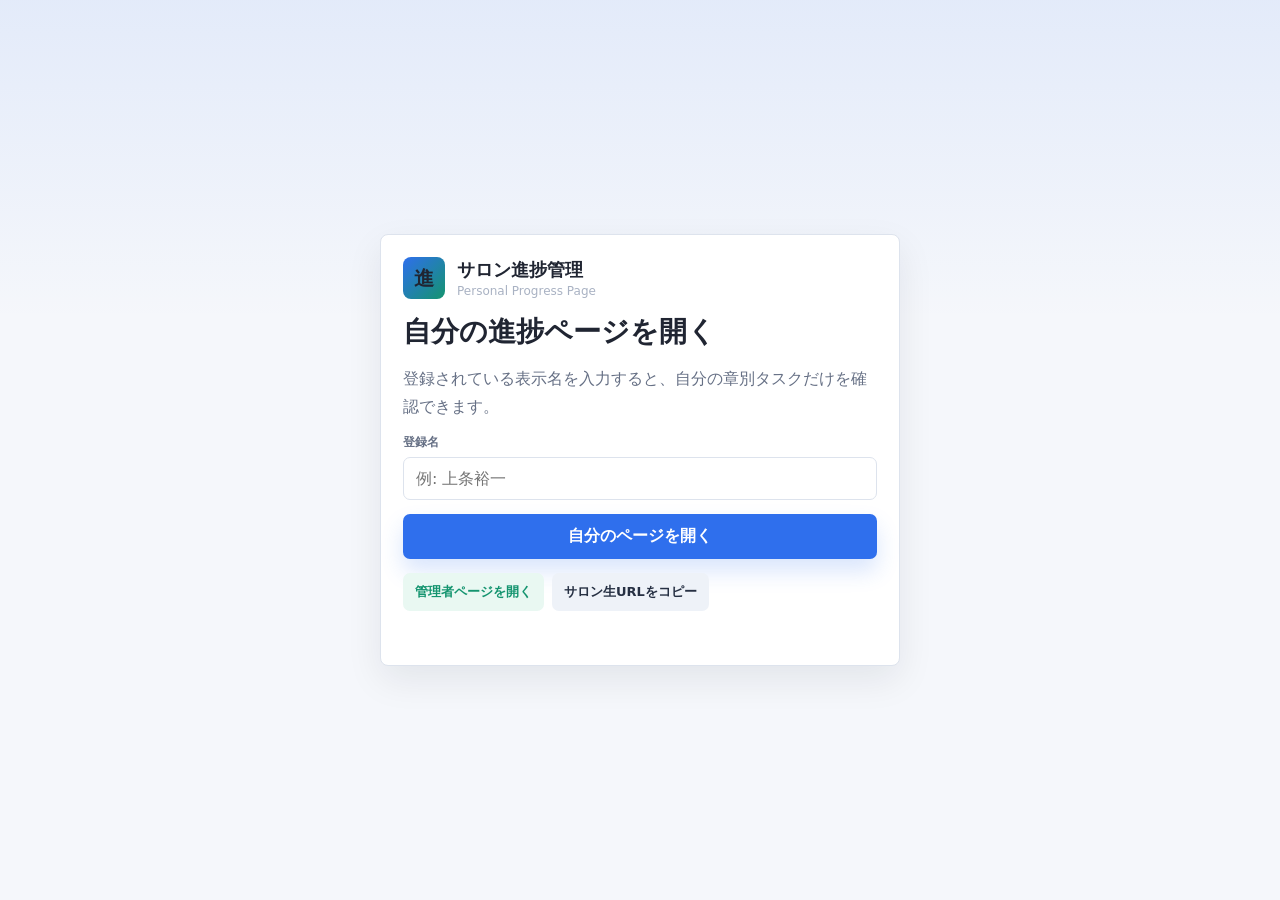
<file: index.html>
<!doctype html>
<html lang="ja">
<head>
  <meta charset="utf-8">
  <meta name="viewport" content="width=device-width, initial-scale=1">
  <title>サロン進捗管理</title>
  <meta http-equiv="Cache-Control" content="no-store, no-cache, must-revalidate">
  <meta http-equiv="Pragma" content="no-cache">
  <meta http-equiv="Expires" content="0">
  <meta name="theme-color" content="#121821">
  <link rel="manifest" href="manifest.webmanifest">
  <link rel="stylesheet" href="styles.css?v=20260926-1">
</head>
<body>
  <section id="accessGate" class="access-gate">
    <form id="accessForm" class="access-card">
      <div class="brand" style="padding:0;color:var(--text)">
        <div class="mark">進</div>
        <div>
          <strong>サロン進捗管理</strong>
          <span>Personal Progress Page</span>
        </div>
      </div>
      <h1>自分の進捗ページを開く</h1>
      <p>登録されている表示名を入力すると、自分の章別タスクだけを確認できます。</p>
      <div class="field">
        <label for="accessName">登録名</label>
        <input id="accessName" autocomplete="name" placeholder="例: 上条裕一">
      </div>
      <button class="primary" type="submit">自分のページを開く</button>
      <div class="route-actions">
        <a class="route-link" href="admin.html">管理者ページを開く</a>
        <button class="copy-link" type="button" data-copy-url="member.html">サロン生URLをコピー</button>
      </div>
      <div id="accessError" class="access-error"></div>
    </form>
  </section>

  <section id="adminGate" class="access-gate" hidden>
    <form id="adminForm" class="access-card">
      <div class="brand" style="padding:0;color:var(--text)">
        <div class="mark">管</div>
        <div>
          <strong>管理者ログイン</strong>
          <span>Admin Progress Dashboard</span>
        </div>
      </div>
      <h1>進捗管理を見る</h1>
      <p>管理人だけが全サロン生の進捗率、完了タスク数、章ごとの状況を確認できます。</p>
      <div class="field">
        <label for="adminPassword">管理パスワード</label>
        <input id="adminPassword" type="password" autocomplete="current-password" placeholder="管理パスワード">
      </div>
      <button class="primary" type="submit">管理画面を開く</button>
      <div class="route-actions">
        <a class="route-link" href="member.html">サロン生ページを開く</a>
        <button class="copy-link" type="button" data-copy-url="admin.html">管理者URLをコピー</button>
      </div>
      <div class="security-note">通常URLではこの画面は表示されません。管理者URLからアクセスした場合のみログイン画面を表示します。</div>
      <div id="adminError" class="access-error"></div>
    </form>
  </section>

  <div id="personalApp" class="app personal-mode" hidden>
    <aside class="sidebar" hidden>
      <div class="brand">
        <div class="mark">進</div>
        <div>
          <strong>サロン進捗管理</strong>
          <span>Member Progress Board</span>
        </div>
      </div>

      <input id="memberSearch" class="search" type="search" placeholder="サロン生を検索">
      <div id="memberList" class="member-list"></div>

    </aside>

    <main>
      <div class="topbar">
        <div>
          <h1>あなたの進捗ページ</h1>
          <p class="lead">自分の章別タスクと完了率だけを確認できます。完了した項目にチェックを入れて進めてください。</p>
        </div>
        <button id="switchMemberButton" class="primary">別の名前で開く</button>
      </div>

      <section id="stats" class="stats"></section>

      <section class="panel overview" hidden>
        <div class="panel-head">
          <h2>全員の進捗一覧</h2>
          <div class="toolbar">
            <button id="sortByProgress" class="ghost">進捗順</button>
            <button id="sortByDue" class="ghost">期限順</button>
          </div>
        </div>
        <div id="overviewRows" class="overview-tabs"></div>
      </section>

      <div class="workspace">
        <section class="panel">
          <div class="panel-head">
            <h2>章別タスク</h2>
            <div class="toolbar">
              <button id="completeAllButton" class="ghost">全完了</button>
              <button id="clearAllButton" class="ghost">全解除</button>
            </div>
          </div>
          <div id="chapters"></div>
        </section>

        <aside class="side-panel">
          <section id="profile" class="panel profile"></section>

          <section class="panel">
            <div class="panel-head"><h3>タスクを追加</h3></div>
            <form id="taskForm" class="form">
              <div class="field">
                <label for="chapterSelect">追加先</label>
                <select id="chapterSelect" required></select>
              </div>
              <div class="field">
                <label for="taskName">タスク名</label>
                <input id="taskName" required placeholder="例: ワークシートを提出">
              </div>
              <div class="field">
                <label for="taskDue">期限</label>
                <input id="taskDue" type="date">
              </div>
              <button class="primary" type="submit">追加する</button>
            </form>
          </section>

          <section class="panel">
            <div class="panel-head"><h3>章を追加</h3></div>
            <form id="chapterForm" class="form">
              <div class="field">
                <label for="chapterName">章タイトル</label>
                <input id="chapterName" required placeholder="例: 第三章 実践課題">
              </div>
              <button class="primary" type="submit">章を作成</button>
            </form>
          </section>
        </aside>
      </div>
    </main>
  </div>

  <div id="toast" class="toast"></div>

  
  <script src="app.js?v=20260926-1" defer></script>
</body>
</html>
</file>
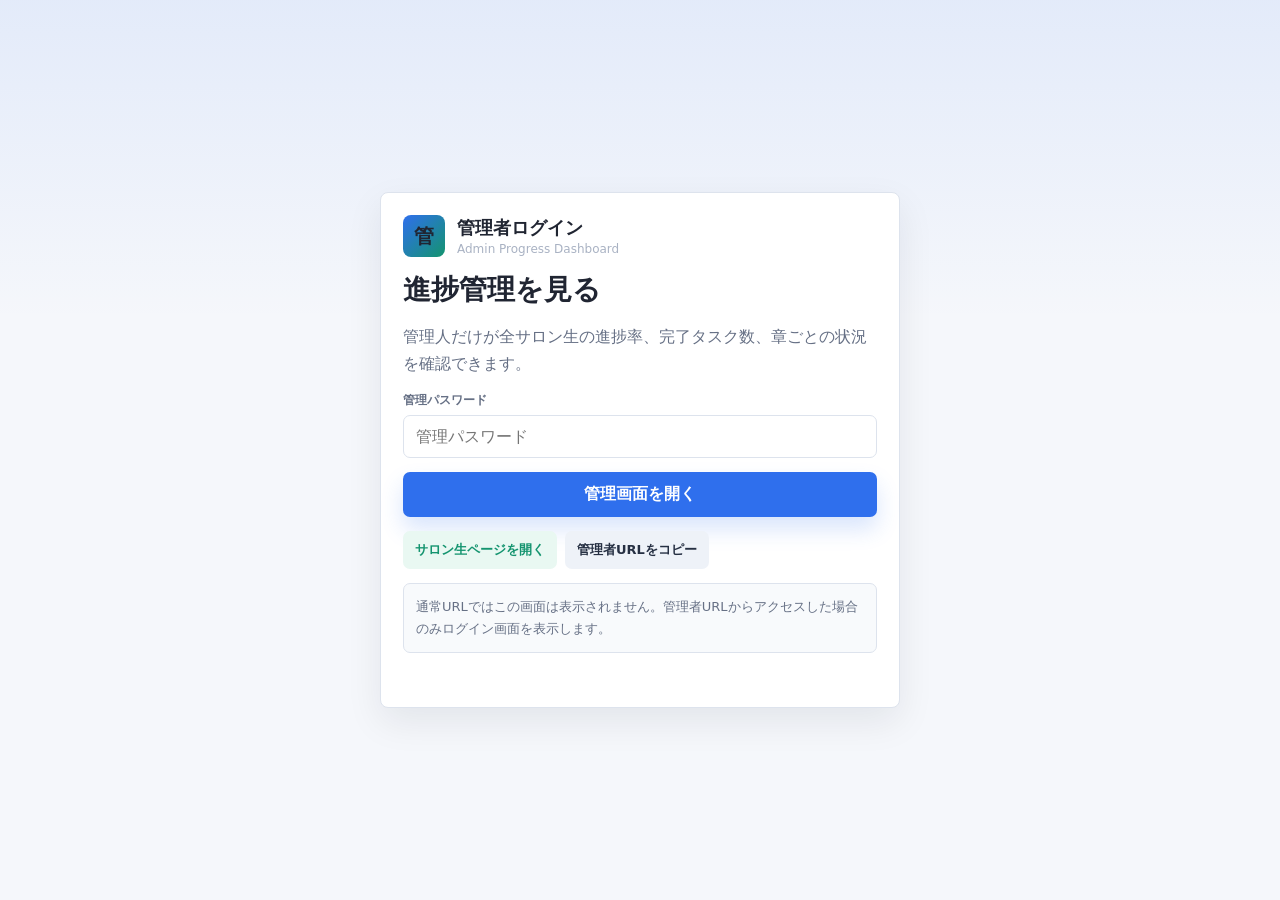
<file: admin.html>
<!doctype html>
<html lang="ja">
<head>
  <meta charset="utf-8">
  <meta name="viewport" content="width=device-width, initial-scale=1">
  <title>管理者 進捗管理</title>
  <meta http-equiv="Cache-Control" content="no-store, no-cache, must-revalidate">
  <meta http-equiv="Pragma" content="no-cache">
  <meta http-equiv="Expires" content="0">
  <meta name="theme-color" content="#121821">
  <link rel="manifest" href="manifest.webmanifest">
  <link rel="stylesheet" href="styles.css?v=20260926-1">
</head>
<body>
  <section id="accessGate" class="access-gate">
    <form id="accessForm" class="access-card">
      <div class="brand" style="padding:0;color:var(--text)">
        <div class="mark">進</div>
        <div>
          <strong>サロン進捗管理</strong>
          <span>Personal Progress Page</span>
        </div>
      </div>
      <h1>自分の進捗ページを開く</h1>
      <p>登録されている表示名を入力すると、自分の章別タスクだけを確認できます。</p>
      <div class="field">
        <label for="accessName">登録名</label>
        <input id="accessName" autocomplete="name" placeholder="例: 上条裕一">
      </div>
      <button class="primary" type="submit">自分のページを開く</button>
      <div class="route-actions">
        <a class="route-link" href="admin.html">管理者ページを開く</a>
        <button class="copy-link" type="button" data-copy-url="member.html">サロン生URLをコピー</button>
      </div>
      <div id="accessError" class="access-error"></div>
    </form>
  </section>

  <section id="adminGate" class="access-gate" hidden>
    <form id="adminForm" class="access-card">
      <div class="brand" style="padding:0;color:var(--text)">
        <div class="mark">管</div>
        <div>
          <strong>管理者ログイン</strong>
          <span>Admin Progress Dashboard</span>
        </div>
      </div>
      <h1>進捗管理を見る</h1>
      <p>管理人だけが全サロン生の進捗率、完了タスク数、章ごとの状況を確認できます。</p>
      <div class="field">
        <label for="adminPassword">管理パスワード</label>
        <input id="adminPassword" type="password" autocomplete="current-password" placeholder="管理パスワード">
      </div>
      <button class="primary" type="submit">管理画面を開く</button>
      <div class="route-actions">
        <a class="route-link" href="member.html">サロン生ページを開く</a>
        <button class="copy-link" type="button" data-copy-url="admin.html">管理者URLをコピー</button>
      </div>
      <div class="security-note">通常URLではこの画面は表示されません。管理者URLからアクセスした場合のみログイン画面を表示します。</div>
      <div id="adminError" class="access-error"></div>
    </form>
  </section>

  <div id="personalApp" class="app personal-mode" hidden>
    <aside class="sidebar" hidden>
      <div class="brand">
        <div class="mark">進</div>
        <div>
          <strong>サロン進捗管理</strong>
          <span>Member Progress Board</span>
        </div>
      </div>

      <input id="memberSearch" class="search" type="search" placeholder="サロン生を検索">
      <div id="memberList" class="member-list"></div>

    </aside>

    <main>
      <div class="topbar">
        <div>
          <h1>あなたの進捗ページ</h1>
          <p class="lead">自分の章別タスクと完了率だけを確認できます。完了した項目にチェックを入れて進めてください。</p>
        </div>
        <button id="switchMemberButton" class="primary">別の名前で開く</button>
      </div>

      <section id="stats" class="stats"></section>

      <section class="panel overview" hidden>
        <div class="panel-head">
          <h2>全員の進捗一覧</h2>
          <div class="toolbar">
            <button id="sortByProgress" class="ghost">進捗順</button>
            <button id="sortByDue" class="ghost">期限順</button>
          </div>
        </div>
        <div id="overviewRows" class="overview-tabs"></div>
      </section>

      <div class="workspace">
        <section class="panel">
          <div class="panel-head">
            <h2>章別タスク</h2>
            <div class="toolbar">
              <button id="completeAllButton" class="ghost">全完了</button>
              <button id="clearAllButton" class="ghost">全解除</button>
            </div>
          </div>
          <div id="chapters"></div>
        </section>

        <aside class="side-panel">
          <section id="profile" class="panel profile"></section>

          <section class="panel">
            <div class="panel-head"><h3>タスクを追加</h3></div>
            <form id="taskForm" class="form">
              <div class="field">
                <label for="chapterSelect">追加先</label>
                <select id="chapterSelect" required></select>
              </div>
              <div class="field">
                <label for="taskName">タスク名</label>
                <input id="taskName" required placeholder="例: ワークシートを提出">
              </div>
              <div class="field">
                <label for="taskDue">期限</label>
                <input id="taskDue" type="date">
              </div>
              <button class="primary" type="submit">追加する</button>
            </form>
          </section>

          <section class="panel">
            <div class="panel-head"><h3>章を追加</h3></div>
            <form id="chapterForm" class="form">
              <div class="field">
                <label for="chapterName">章タイトル</label>
                <input id="chapterName" required placeholder="例: 第三章 実践課題">
              </div>
              <button class="primary" type="submit">章を作成</button>
            </form>
          </section>
        </aside>
      </div>
    </main>
  </div>

  <div id="toast" class="toast"></div>

  
  <script src="app.js?v=20260926-1" defer></script>
</body>
</html>
</file>
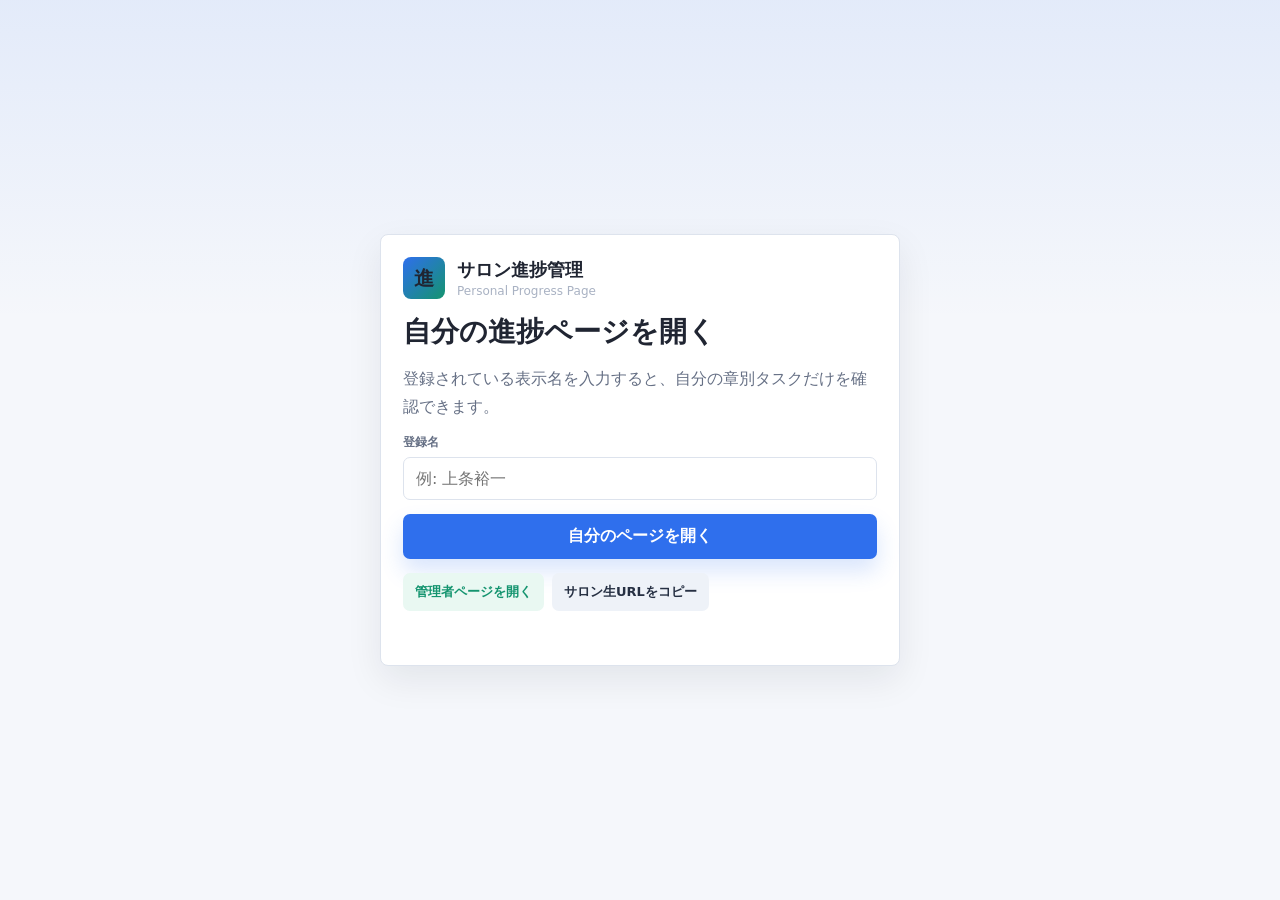
<file: member.html>
<!doctype html>
<html lang="ja">
<head>
  <meta charset="utf-8">
  <meta name="viewport" content="width=device-width, initial-scale=1">
  <title>サロン生 進捗ページ</title>
  <meta http-equiv="Cache-Control" content="no-store, no-cache, must-revalidate">
  <meta http-equiv="Pragma" content="no-cache">
  <meta http-equiv="Expires" content="0">
  <meta name="theme-color" content="#121821">
  <link rel="manifest" href="manifest.webmanifest">
  <link rel="stylesheet" href="styles.css?v=20260926-1">
</head>
<body>
  <section id="accessGate" class="access-gate">
    <form id="accessForm" class="access-card">
      <div class="brand" style="padding:0;color:var(--text)">
        <div class="mark">進</div>
        <div>
          <strong>サロン進捗管理</strong>
          <span>Personal Progress Page</span>
        </div>
      </div>
      <h1>自分の進捗ページを開く</h1>
      <p>登録されている表示名を入力すると、自分の章別タスクだけを確認できます。</p>
      <div class="field">
        <label for="accessName">登録名</label>
        <input id="accessName" autocomplete="name" placeholder="例: 上条裕一">
      </div>
      <button class="primary" type="submit">自分のページを開く</button>
      <div class="route-actions">
        <a class="route-link" href="admin.html">管理者ページを開く</a>
        <button class="copy-link" type="button" data-copy-url="member.html">サロン生URLをコピー</button>
      </div>
      <div id="accessError" class="access-error"></div>
    </form>
  </section>

  <section id="adminGate" class="access-gate" hidden>
    <form id="adminForm" class="access-card">
      <div class="brand" style="padding:0;color:var(--text)">
        <div class="mark">管</div>
        <div>
          <strong>管理者ログイン</strong>
          <span>Admin Progress Dashboard</span>
        </div>
      </div>
      <h1>進捗管理を見る</h1>
      <p>管理人だけが全サロン生の進捗率、完了タスク数、章ごとの状況を確認できます。</p>
      <div class="field">
        <label for="adminPassword">管理パスワード</label>
        <input id="adminPassword" type="password" autocomplete="current-password" placeholder="管理パスワード">
      </div>
      <button class="primary" type="submit">管理画面を開く</button>
      <div class="route-actions">
        <a class="route-link" href="member.html">サロン生ページを開く</a>
        <button class="copy-link" type="button" data-copy-url="admin.html">管理者URLをコピー</button>
      </div>
      <div class="security-note">通常URLではこの画面は表示されません。管理者URLからアクセスした場合のみログイン画面を表示します。</div>
      <div id="adminError" class="access-error"></div>
    </form>
  </section>

  <div id="personalApp" class="app personal-mode" hidden>
    <aside class="sidebar" hidden>
      <div class="brand">
        <div class="mark">進</div>
        <div>
          <strong>サロン進捗管理</strong>
          <span>Member Progress Board</span>
        </div>
      </div>

      <input id="memberSearch" class="search" type="search" placeholder="サロン生を検索">
      <div id="memberList" class="member-list"></div>

    </aside>

    <main>
      <div class="topbar">
        <div>
          <h1>あなたの進捗ページ</h1>
          <p class="lead">自分の章別タスクと完了率だけを確認できます。完了した項目にチェックを入れて進めてください。</p>
        </div>
        <button id="switchMemberButton" class="primary">別の名前で開く</button>
      </div>

      <section id="stats" class="stats"></section>

      <section class="panel overview" hidden>
        <div class="panel-head">
          <h2>全員の進捗一覧</h2>
          <div class="toolbar">
            <button id="sortByProgress" class="ghost">進捗順</button>
            <button id="sortByDue" class="ghost">期限順</button>
          </div>
        </div>
        <div id="overviewRows" class="overview-tabs"></div>
      </section>

      <div class="workspace">
        <section class="panel">
          <div class="panel-head">
            <h2>章別タスク</h2>
            <div class="toolbar">
              <button id="completeAllButton" class="ghost">全完了</button>
              <button id="clearAllButton" class="ghost">全解除</button>
            </div>
          </div>
          <div id="chapters"></div>
        </section>

        <aside class="side-panel">
          <section id="profile" class="panel profile"></section>

          <section class="panel">
            <div class="panel-head"><h3>タスクを追加</h3></div>
            <form id="taskForm" class="form">
              <div class="field">
                <label for="chapterSelect">追加先</label>
                <select id="chapterSelect" required></select>
              </div>
              <div class="field">
                <label for="taskName">タスク名</label>
                <input id="taskName" required placeholder="例: ワークシートを提出">
              </div>
              <div class="field">
                <label for="taskDue">期限</label>
                <input id="taskDue" type="date">
              </div>
              <button class="primary" type="submit">追加する</button>
            </form>
          </section>

          <section class="panel">
            <div class="panel-head"><h3>章を追加</h3></div>
            <form id="chapterForm" class="form">
              <div class="field">
                <label for="chapterName">章タイトル</label>
                <input id="chapterName" required placeholder="例: 第三章 実践課題">
              </div>
              <button class="primary" type="submit">章を作成</button>
            </form>
          </section>
        </aside>
      </div>
    </main>
  </div>

  <div id="toast" class="toast"></div>

  
  <script src="app.js?v=20260926-1" defer></script>
</body>
</html>
</file>
<file: styles.css>
:root {
      --bg: #f5f7fb;
      --surface: #fff;
      --surface-2: #f8fafc;
      --text: #202532;
      --muted: #667085;
      --line: #dde3ed;
      --nav: #121821;
      --blue: #2f6fed;
      --green: #14946f;
      --amber: #c98211;
      --red: #c2413f;
      --shadow: 0 14px 36px rgba(16, 24, 40, .08);
    }

    * { box-sizing: border-box; }

    body {
      margin: 0;
      min-height: 100vh;
      color: var(--text);
      font-family: "Yu Gothic UI", "Hiragino Sans", Meiryo, system-ui, sans-serif;
      background:
        linear-gradient(180deg, rgba(47,111,237,.09), rgba(47,111,237,0) 320px),
        var(--bg);
    }

    button, input, select { font: inherit; }

    button {
      border: 0;
      border-radius: 7px;
      cursor: pointer;
      font-weight: 800;
    }

    .app {
      min-height: 100vh;
      display: grid;
      grid-template-columns: 282px 1fr;
    }

    [hidden] { display: none !important; }

    .app.personal-mode {
      grid-template-columns: 1fr;
    }

    .app.personal-mode main {
      width: 100%;
      max-width: 1120px;
      margin: 0 auto;
    }

    .app.personal-mode .workspace {
      grid-template-columns: 1fr;
    }

    .app.personal-mode .overview,
    .app.personal-mode .side-panel,
    .app.personal-mode #focusChapterForm,
    .app.personal-mode #completeAllButton,
    .app.personal-mode #clearAllButton,
    .app.personal-mode [data-fill-chapter],
    .app.personal-mode [data-clear-chapter],
    .app.personal-mode [data-delete-chapter],
    .app.personal-mode [data-delete-task],
    .app.personal-mode input[type="date"][data-due-task] {
      display: none !important;
    }

    .app.personal-mode .task {
      grid-template-columns: 28px 1fr;
    }

    .access-gate {
      min-height: 100vh;
      display: grid;
      place-items: center;
      padding: 20px;
    }

    .access-card {
      width: min(520px, 100%);
      background: var(--surface);
      border: 1px solid var(--line);
      border-radius: 8px;
      box-shadow: var(--shadow);
      padding: 22px;
      display: grid;
      gap: 14px;
    }

    .access-card h1 {
      font-size: 28px;
    }

    .access-card p {
      margin: 0;
      color: var(--muted);
      line-height: 1.7;
    }

    .access-error {
      color: var(--red);
      font-size: 13px;
      font-weight: 800;
      min-height: 18px;
    }

    .security-note {
      padding: 12px;
      border-radius: 7px;
      background: #f8fafc;
      border: 1px solid var(--line);
      color: var(--muted);
      font-size: 13px;
      line-height: 1.7;
    }

    .route-actions {
      display: flex;
      flex-wrap: wrap;
      gap: 8px;
    }

    .route-link,
    .copy-link {
      display: inline-flex;
      align-items: center;
      justify-content: center;
      min-height: 38px;
      padding: 9px 12px;
      border-radius: 7px;
      background: #eef2f8;
      color: #263043;
      font-size: 13px;
      font-weight: 900;
      text-decoration: none;
    }

    .route-link {
      background: #e9f8f2;
      color: var(--green);
    }

    .copy-link:hover,
    .route-link:hover {
      filter: brightness(.97);
    }

    .sidebar {
      background: var(--nav);
      color: #f8fafc;
      padding: 22px 16px;
      display: flex;
      flex-direction: column;
      gap: 18px;
    }

    .brand {
      display: flex;
      align-items: center;
      gap: 12px;
      padding: 0 6px;
    }

    .mark {
      width: 42px;
      height: 42px;
      border-radius: 8px;
      display: grid;
      place-items: center;
      background: linear-gradient(135deg, var(--blue), var(--green));
      font-size: 20px;
      font-weight: 900;
    }

    .brand strong { display: block; font-size: 18px; }
    .brand span { display: block; color: #a9b2c3; font-size: 12px; margin-top: 2px; }

    .search {
      width: 100%;
      border: 1px solid #303849;
      background: #222a37;
      color: white;
      border-radius: 7px;
      padding: 12px;
      outline: 0;
    }

    .search::placeholder { color: #9aa4b5; }

    .member-list {
      display: grid;
      gap: 8px;
      overflow: auto;
      padding-right: 2px;
    }

    .member {
      width: 100%;
      display: grid;
      grid-template-columns: 42px 1fr auto;
      align-items: center;
      gap: 10px;
      text-align: left;
      color: #dce3ef;
      background: transparent;
      padding: 10px 8px;
    }

    .member:hover,
    .member.active { background: #222a37; }

    .avatar {
      width: 38px;
      height: 38px;
      border-radius: 50%;
      display: grid;
      place-items: center;
      color: white;
      font-weight: 900;
      background: var(--blue);
    }

    .avatar.large {
      width: 58px;
      height: 58px;
      font-size: 20px;
    }

    .member-name { font-weight: 800; }
    .member-note { color: #a9b2c3; font-size: 12px; margin-top: 2px; }
    .member-percent { color: white; font-size: 13px; font-weight: 900; }

    .side-actions {
      margin-top: auto;
      display: grid;
      gap: 8px;
    }

    .dark-button {
      background: #222a37;
      color: white;
      padding: 11px;
    }

    main {
      min-width: 0;
      padding: 26px;
    }

    .topbar {
      display: flex;
      align-items: flex-start;
      justify-content: space-between;
      gap: 18px;
      margin-bottom: 18px;
    }

    h1 {
      margin: 0;
      font-size: clamp(28px, 4vw, 40px);
      letter-spacing: 0;
    }

    .lead {
      margin: 8px 0 0;
      color: var(--muted);
      line-height: 1.7;
      max-width: 780px;
    }

    .primary {
      background: var(--blue);
      color: white;
      padding: 12px 15px;
      box-shadow: 0 12px 22px rgba(47,111,237,.18);
      white-space: nowrap;
    }

    .ghost {
      background: #eef2f8;
      color: #263043;
      padding: 10px 12px;
    }

    .danger {
      background: #fff0ef;
      color: var(--red);
      padding: 10px 12px;
    }

    .stats {
      display: grid;
      grid-template-columns: repeat(5, minmax(130px, 1fr));
      gap: 12px;
      margin-bottom: 16px;
    }

    .stat, .panel {
      background: var(--surface);
      border: 1px solid var(--line);
      border-radius: 8px;
      box-shadow: var(--shadow);
    }

    .stat {
      padding: 16px;
      min-height: 100px;
    }

    .stat span {
      color: var(--muted);
      font-size: 13px;
    }

    .stat strong {
      display: block;
      margin-top: 10px;
      font-size: 28px;
    }

    .overview {
      margin-bottom: 16px;
      overflow: hidden;
    }

    .overview-tabs {
      display: grid;
      gap: 8px;
      padding: 12px;
      max-height: 520px;
      overflow: auto;
    }

    .student-tab {
      border: 1px solid var(--line);
      border-radius: 8px;
      background: var(--surface-2);
      overflow: hidden;
    }

    .student-tab-button {
      width: 100%;
      display: grid;
      grid-template-columns: 38px minmax(0, 1fr) auto;
      gap: 10px;
      align-items: center;
      padding: 11px 12px;
      background: transparent;
      color: var(--text);
      text-align: left;
    }

    .student-tab-button:hover,
    .student-tab.open .student-tab-button {
      background: #eef2f8;
    }

    .student-tab-main {
      min-width: 0;
    }

    .student-tab-main strong {
      display: block;
      overflow: hidden;
      text-overflow: ellipsis;
      white-space: nowrap;
    }

    .student-tab-summary {
      display: flex;
      align-items: center;
      gap: 8px;
      white-space: nowrap;
    }

    .student-tab-panel {
      display: none;
      padding: 0 12px 12px 60px;
    }

    .student-tab.open .student-tab-panel {
      display: grid;
      gap: 10px;
    }

    .overview-grid {
      display: grid;
      grid-template-columns: repeat(4, minmax(120px, 1fr));
      gap: 8px;
    }

    .overview-metric {
      border: 1px solid var(--line);
      border-radius: 7px;
      background: white;
      padding: 10px;
    }

    .overview-metric span {
      display: block;
      color: var(--muted);
      font-size: 12px;
      margin-bottom: 5px;
      font-weight: 800;
    }

    .overview-metric strong {
      font-size: 16px;
    }

    .bar {
      width: 150px;
      height: 9px;
      border-radius: 999px;
      overflow: hidden;
      background: #e9eef6;
    }

    .bar-fill {
      height: 100%;
      width: 0;
      background: linear-gradient(90deg, var(--blue), var(--green));
      border-radius: inherit;
    }

    .student-tab-panel .bar {
      width: 100%;
      max-width: 520px;
    }

    .status-pill {
      display: inline-flex;
      align-items: center;
      justify-content: center;
      min-width: 72px;
      height: 28px;
      padding: 0 10px;
      border-radius: 999px;
      font-size: 12px;
      font-weight: 900;
      background: #eef2f8;
      color: #263043;
    }

    .status-pill.done { background: #e9f8f2; color: var(--green); }
    .status-pill.alert { background: #fff6e6; color: var(--amber); }
    .status-pill.late { background: #fff0ef; color: var(--red); }

    .workspace {
      display: grid;
      grid-template-columns: minmax(0, 1fr) 340px;
      gap: 16px;
      align-items: start;
    }

    .panel { overflow: hidden; }

    .panel-head {
      display: flex;
      align-items: center;
      justify-content: space-between;
      gap: 10px;
      padding: 16px;
      border-bottom: 1px solid var(--line);
    }

    .panel-head h2,
    .panel-head h3 {
      margin: 0;
      font-size: 18px;
    }

    .toolbar {
      display: flex;
      align-items: center;
      gap: 8px;
      flex-wrap: wrap;
    }

    .chapter { border-bottom: 1px solid var(--line); }
    .chapter:last-child { border-bottom: 0; }

    .chapter-summary {
      display: grid;
      width: 100%;
      grid-template-columns: 1fr auto;
      gap: 14px;
      align-items: center;
      padding: 18px 16px;
      border: 0;
      background: transparent;
      color: inherit;
      font: inherit;
      text-align: left;
      cursor: pointer;
      list-style: none;
      user-select: none;
    }

    .chapter-summary::-webkit-details-marker { display: none; }

    .chapter-summary:hover {
      background: #f8fafc;
    }

    .chapter-toggle {
      display: inline-flex;
      align-items: center;
      justify-content: center;
      min-width: 62px;
      min-height: 34px;
      padding: 0 12px;
      border-radius: 999px;
      background: #eefbf3;
      color: var(--green);
      font-size: 13px;
      font-weight: 900;
      white-space: nowrap;
    }

    .chapter.open .chapter-toggle {
      background: #fff1f1;
      color: var(--red);
    }

    .chapter-toggle::before { content: "開く"; }
    .chapter.open .chapter-toggle::before { content: "閉じる"; }

    .chapter-title {
      display: flex;
      align-items: center;
      gap: 10px;
      margin-bottom: 9px;
    }

    .chapter-title strong {
      font-size: 17px;
      overflow-wrap: anywhere;
    }

    .badge {
      min-width: 46px;
      height: 26px;
      padding: 0 10px;
      border-radius: 999px;
      display: inline-flex;
      align-items: center;
      justify-content: center;
      background: #e9f8f2;
      color: var(--green);
      font-size: 12px;
      font-weight: 900;
      white-space: nowrap;
    }

    .progress-track {
      height: 10px;
      background: #ecf0f6;
      border-radius: 999px;
      overflow: hidden;
    }

    .progress-fill {
      height: 100%;
      width: 0;
      border-radius: inherit;
      background: linear-gradient(90deg, var(--blue), var(--green));
      transition: width .2s ease;
    }

    .chapter-meta,
    .due-note {
      margin: 8px 0 0;
      color: var(--muted);
      font-size: 13px;
    }

    .chapter-description {
      margin: 10px 0 0;
      max-width: 760px;
      color: var(--muted);
      font-size: 13px;
      line-height: 1.7;
      white-space: pre-line;
    }

    .chapter-body {
      padding-bottom: 18px;
    }

    .chapter:not(.open) .chapter-body,
    .chapter:not(.open) .tasks {
      display: none !important;
    }

    .chapter-body > .chapter-description {
      margin: 0 16px 12px;
    }

    .chapter-body > .toolbar {
      padding: 0 16px 12px;
    }

    .due-note.late { color: var(--red); font-weight: 800; }
    .due-note.soon { color: var(--amber); font-weight: 800; }

    .tasks {
      display: grid;
      gap: 8px;
      padding: 0 16px 18px;
    }

    .chapter-body .tasks {
      padding-bottom: 0;
    }

    .task {
      display: grid;
      grid-template-columns: 28px 1fr 150px auto;
      align-items: center;
      gap: 10px;
      padding: 10px 12px;
      background: var(--surface-2);
      border: 1px solid #edf1f6;
      border-radius: 7px;
    }

    .task input[type="checkbox"] {
      width: 18px;
      height: 18px;
      accent-color: var(--green);
    }

    .task input[type="date"] {
      border: 1px solid var(--line);
      border-radius: 7px;
      padding: 8px;
      background: white;
      min-width: 0;
    }

    .task-title { overflow-wrap: anywhere; }
    .task.done .task-title { color: var(--muted); text-decoration: line-through; }

    .task-video {
      display: block;
      width: 100%;
      max-width: 520px;
      margin-top: 10px;
      border: 1px solid var(--line);
      border-radius: 8px;
      background: #0f172a;
    }

    .task-note {
      display: block;
      margin-top: 8px;
      color: var(--muted);
      font-size: 13px;
      line-height: 1.6;
      text-decoration: none;
    }

    .task-link {
      display: inline-flex;
      align-items: center;
      justify-content: center;
      min-height: 38px;
      margin-top: 10px;
      padding: 8px 12px;
      border-radius: 7px;
      background: var(--green);
      color: white;
      font-weight: 800;
      text-decoration: none;
    }

    .task-link-list {
      display: grid;
      gap: 8px;
      margin-top: 10px;
    }

    .bonus-company-list {
      display: grid;
      gap: 12px;
      margin-top: 10px;
    }

    .bonus-company {
      padding: 12px;
      border: 1px solid rgba(31, 142, 74, 0.18);
      border-radius: 8px;
      background: rgba(255, 255, 255, 0.72);
    }

    .bonus-company strong {
      display: block;
      color: var(--ink);
      font-size: 15px;
      margin-bottom: 6px;
    }

    .bonus-company .task-note {
      margin-top: 0;
    }

    .task-image {
      display: block;
      width: 100%;
      max-width: 520px;
      margin-top: 10px;
      border: 1px solid var(--line);
      border-radius: 8px;
      background: white;
    }

    .task.has-feature {
      align-items: start;
      background: linear-gradient(135deg, #fff8db 0%, #ffffff 45%, #eefbf3 100%);
      border-color: rgba(31, 142, 74, 0.28);
    }

    .task-feature {
      width: 100%;
    }

    .task-feature summary {
      display: flex;
      align-items: center;
      justify-content: space-between;
      gap: 12px;
      min-height: 48px;
      padding: 8px 10px;
      border-radius: 8px;
      cursor: pointer;
      list-style: none;
      background: #111827;
      color: white;
    }

    .task-feature summary::-webkit-details-marker {
      display: none;
    }

    .feature-summary-main {
      display: grid;
      gap: 3px;
      min-width: 0;
    }

    .feature-summary-main strong,
    .feature-summary-main span {
      overflow-wrap: anywhere;
    }

    .feature-summary-main span {
      color: rgba(255, 255, 255, 0.78);
      font-size: 12px;
      font-weight: 700;
    }

    .feature-summary-action {
      flex: 0 0 auto;
      padding: 6px 9px;
      border-radius: 999px;
      background: var(--green);
      color: white;
      font-size: 12px;
      font-weight: 900;
    }

    .task-feature[open] summary {
      border-radius: 8px 8px 0 0;
    }

    .task-feature[open] .feature-summary-action {
      background: white;
      color: var(--green);
      font-size: 0;
    }

    .task-feature[open] .feature-summary-action::after {
      content: "閉じる";
      font-size: 12px;
    }

    .task-feature-panel {
      padding: 12px 10px 4px;
      border: 1px solid rgba(31, 142, 74, 0.22);
      border-top: 0;
      border-radius: 0 0 8px 8px;
      background: rgba(255, 255, 255, 0.78);
    }

    .side-panel {
      display: grid;
      gap: 16px;
    }

    .profile {
      padding: 18px;
      display: grid;
      gap: 16px;
    }

    .profile-main {
      display: flex;
      align-items: center;
      gap: 13px;
    }

    .profile h2 {
      margin: 0;
      font-size: 22px;
    }

    .profile p {
      margin: 3px 0 0;
      color: var(--muted);
      font-size: 13px;
    }

    .ring {
      --angle: 0deg;
      width: 150px;
      height: 150px;
      margin: 0 auto;
      border-radius: 50%;
      display: grid;
      place-items: center;
      background: conic-gradient(var(--green) var(--angle), #edf1f6 0deg);
    }

    .ring-inner {
      width: 112px;
      height: 112px;
      border-radius: 50%;
      background: white;
      border: 1px solid #edf1f6;
      display: grid;
      place-items: center;
      text-align: center;
    }

    .ring-inner strong {
      display: block;
      font-size: 30px;
    }

    .ring-inner span {
      display: block;
      color: var(--muted);
      font-size: 12px;
    }

    .form {
      display: grid;
      gap: 10px;
      padding: 16px;
    }

    .field {
      display: grid;
      gap: 6px;
    }

    .field label {
      color: var(--muted);
      font-size: 12px;
      font-weight: 900;
    }

    .field input,
    .field select {
      width: 100%;
      border: 1px solid var(--line);
      border-radius: 7px;
      background: white;
      outline: 0;
      padding: 11px 12px;
    }

    .empty {
      padding: 26px 16px;
      color: var(--muted);
      text-align: center;
    }

    .toast {
      position: fixed;
      right: 18px;
      bottom: 18px;
      z-index: 5;
      padding: 12px 14px;
      border-radius: 7px;
      background: #111827;
      color: white;
      box-shadow: var(--shadow);
      opacity: 0;
      transform: translateY(10px);
      pointer-events: none;
      transition: opacity .2s ease, transform .2s ease;
    }

    .toast.show {
      opacity: 1;
      transform: translateY(0);
    }

    @media (max-width: 1120px) {
      .app { grid-template-columns: 230px 1fr; }
      .workspace { grid-template-columns: 1fr; }
      .stats { grid-template-columns: repeat(2, minmax(140px, 1fr)); }
    }

    @media (max-width: 760px) {
      .app { display: block; }
      .sidebar {
        min-height: 0;
        padding: 14px 12px;
        gap: 12px;
      }
      .brand strong { font-size: 16px; }
      .search { padding: 10px; }
      .member-list {
        grid-template-columns: repeat(2, minmax(0, 1fr));
        max-height: 220px;
      }
      .member {
        grid-template-columns: 32px minmax(0, 1fr) auto;
        gap: 7px;
        padding: 8px 6px;
      }
      .avatar {
        width: 32px;
        height: 32px;
        font-size: 12px;
      }
      .member-name {
        display: block;
        overflow: hidden;
        text-overflow: ellipsis;
        white-space: nowrap;
      }
      main { padding: 12px; }
      .topbar { display: grid; }
      h1 { font-size: 24px; }
      .lead { font-size: 13px; }
      .stats {
        grid-template-columns: repeat(2, minmax(0, 1fr));
        gap: 8px;
      }
      .stat {
        min-height: 78px;
        padding: 12px;
      }
      .stat strong { font-size: 22px; }
      .panel-head {
        align-items: flex-start;
        padding: 12px;
      }
      .overview-tabs {
        padding: 8px;
        max-height: 420px;
      }
      .student-tab-button {
        grid-template-columns: 32px minmax(0, 1fr);
        padding: 10px;
      }
      .student-tab-summary {
        grid-column: 2;
        justify-content: space-between;
        width: 100%;
      }
      .student-tab-panel {
        padding: 0 10px 10px 52px;
      }
      .overview-grid { grid-template-columns: repeat(2, minmax(0, 1fr)); }
      .overview-metric { padding: 8px; }
      .chapter-summary { grid-template-columns: 1fr; }
      .task { grid-template-columns: 28px 1fr; }
      .task input[type="date"],
      .task .danger { grid-column: 2; justify-self: start; }
    }
</file>
